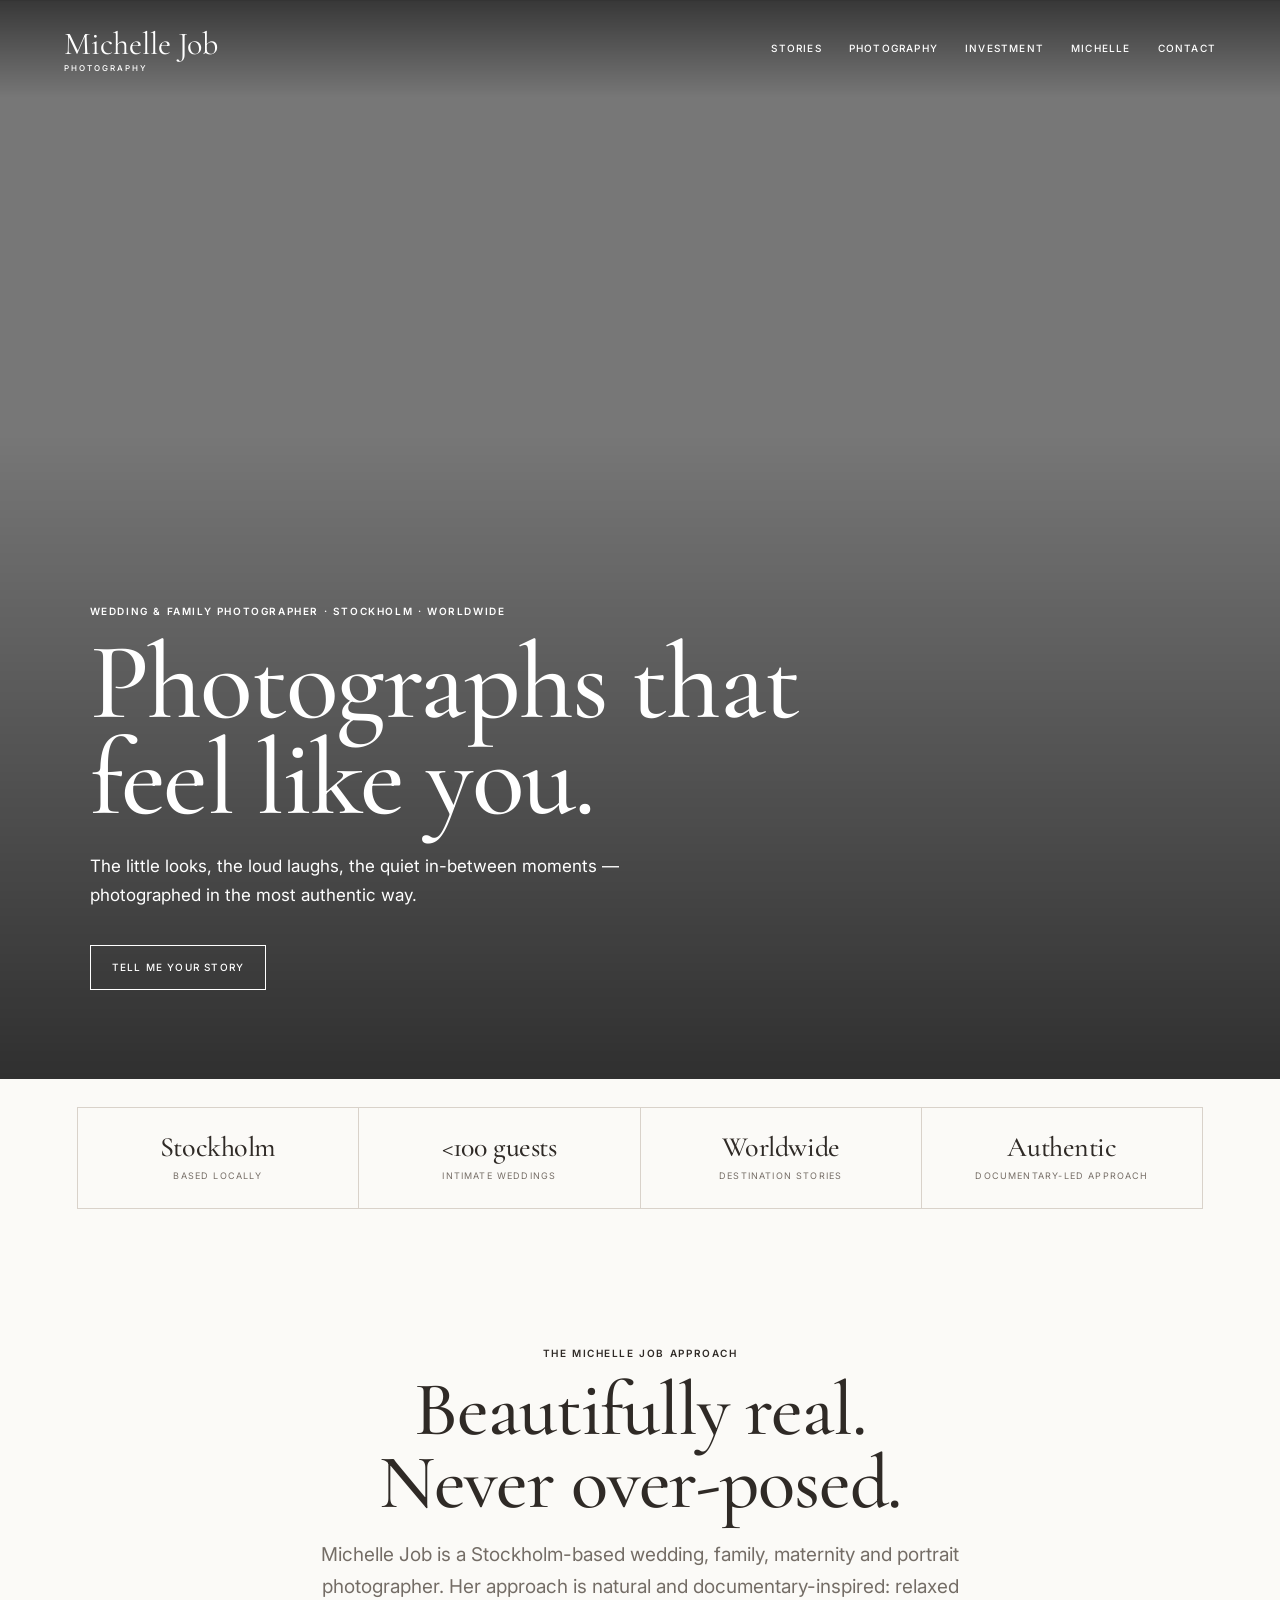
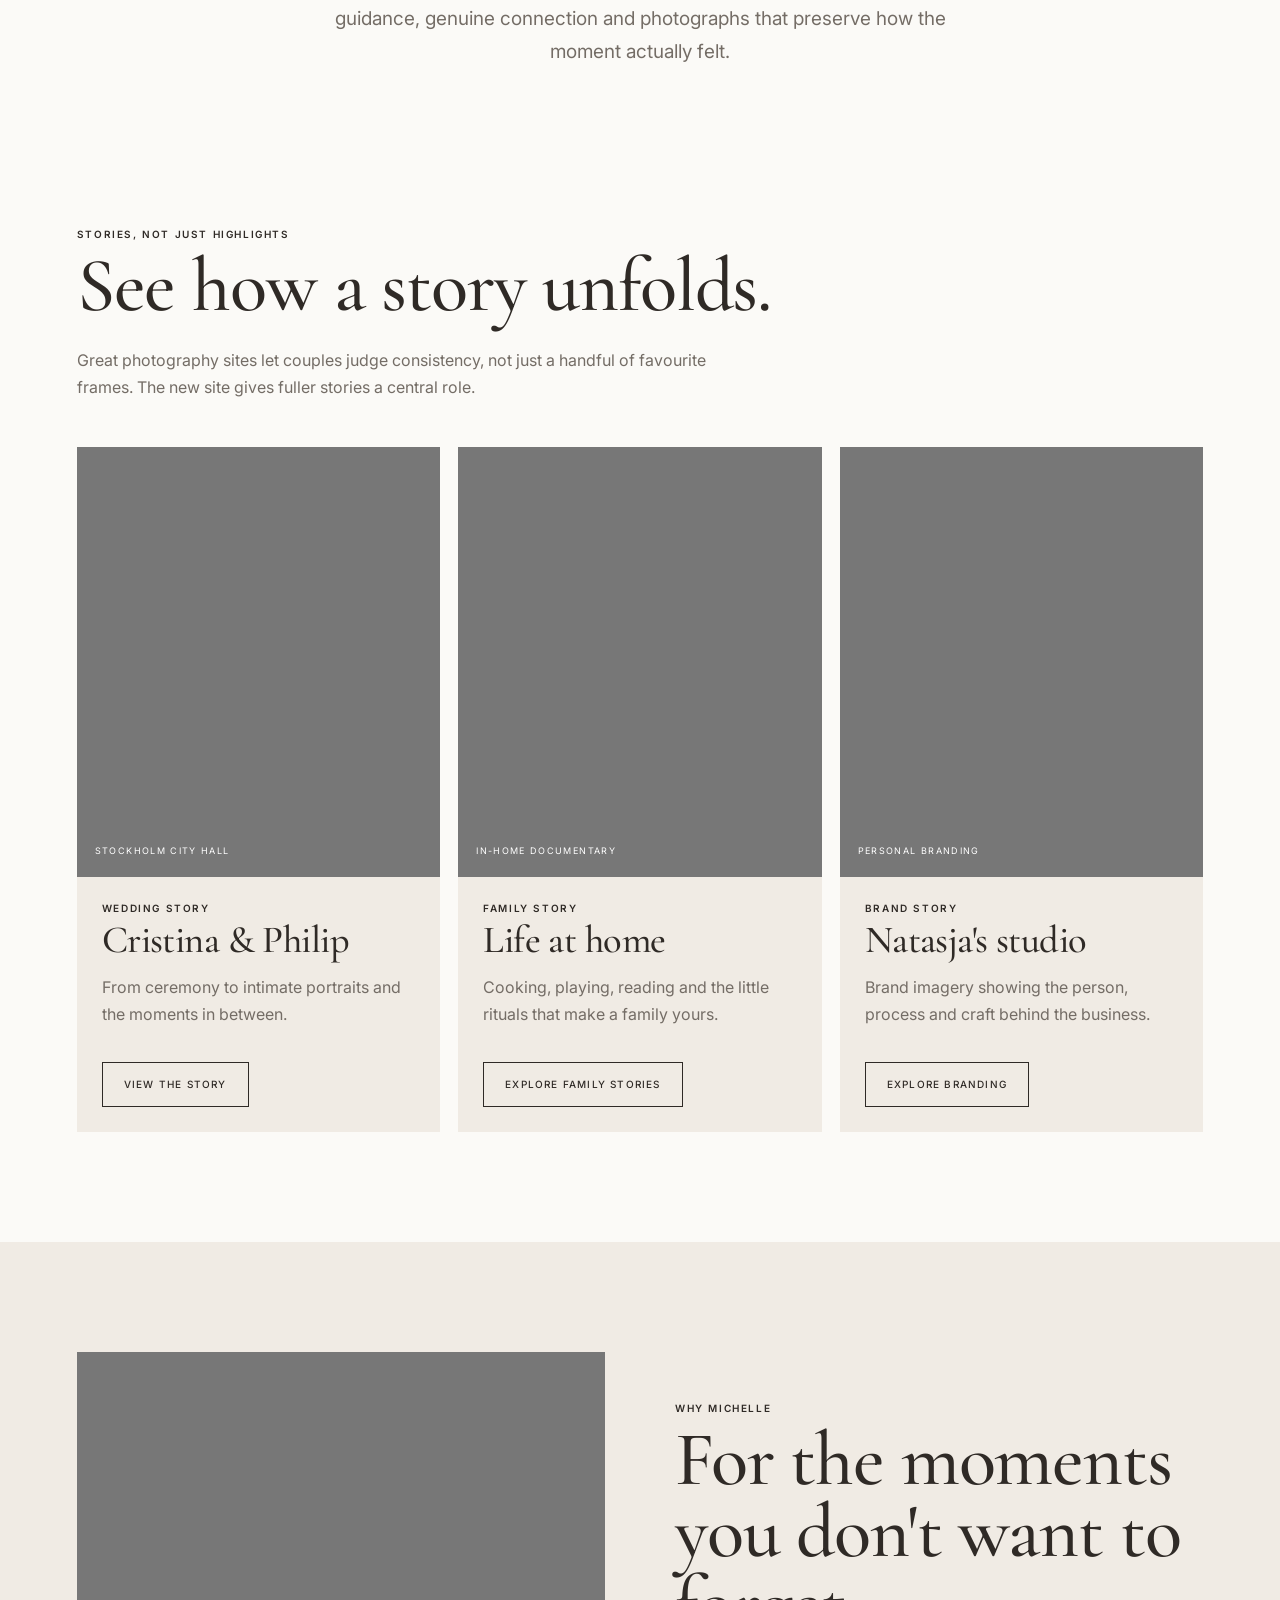
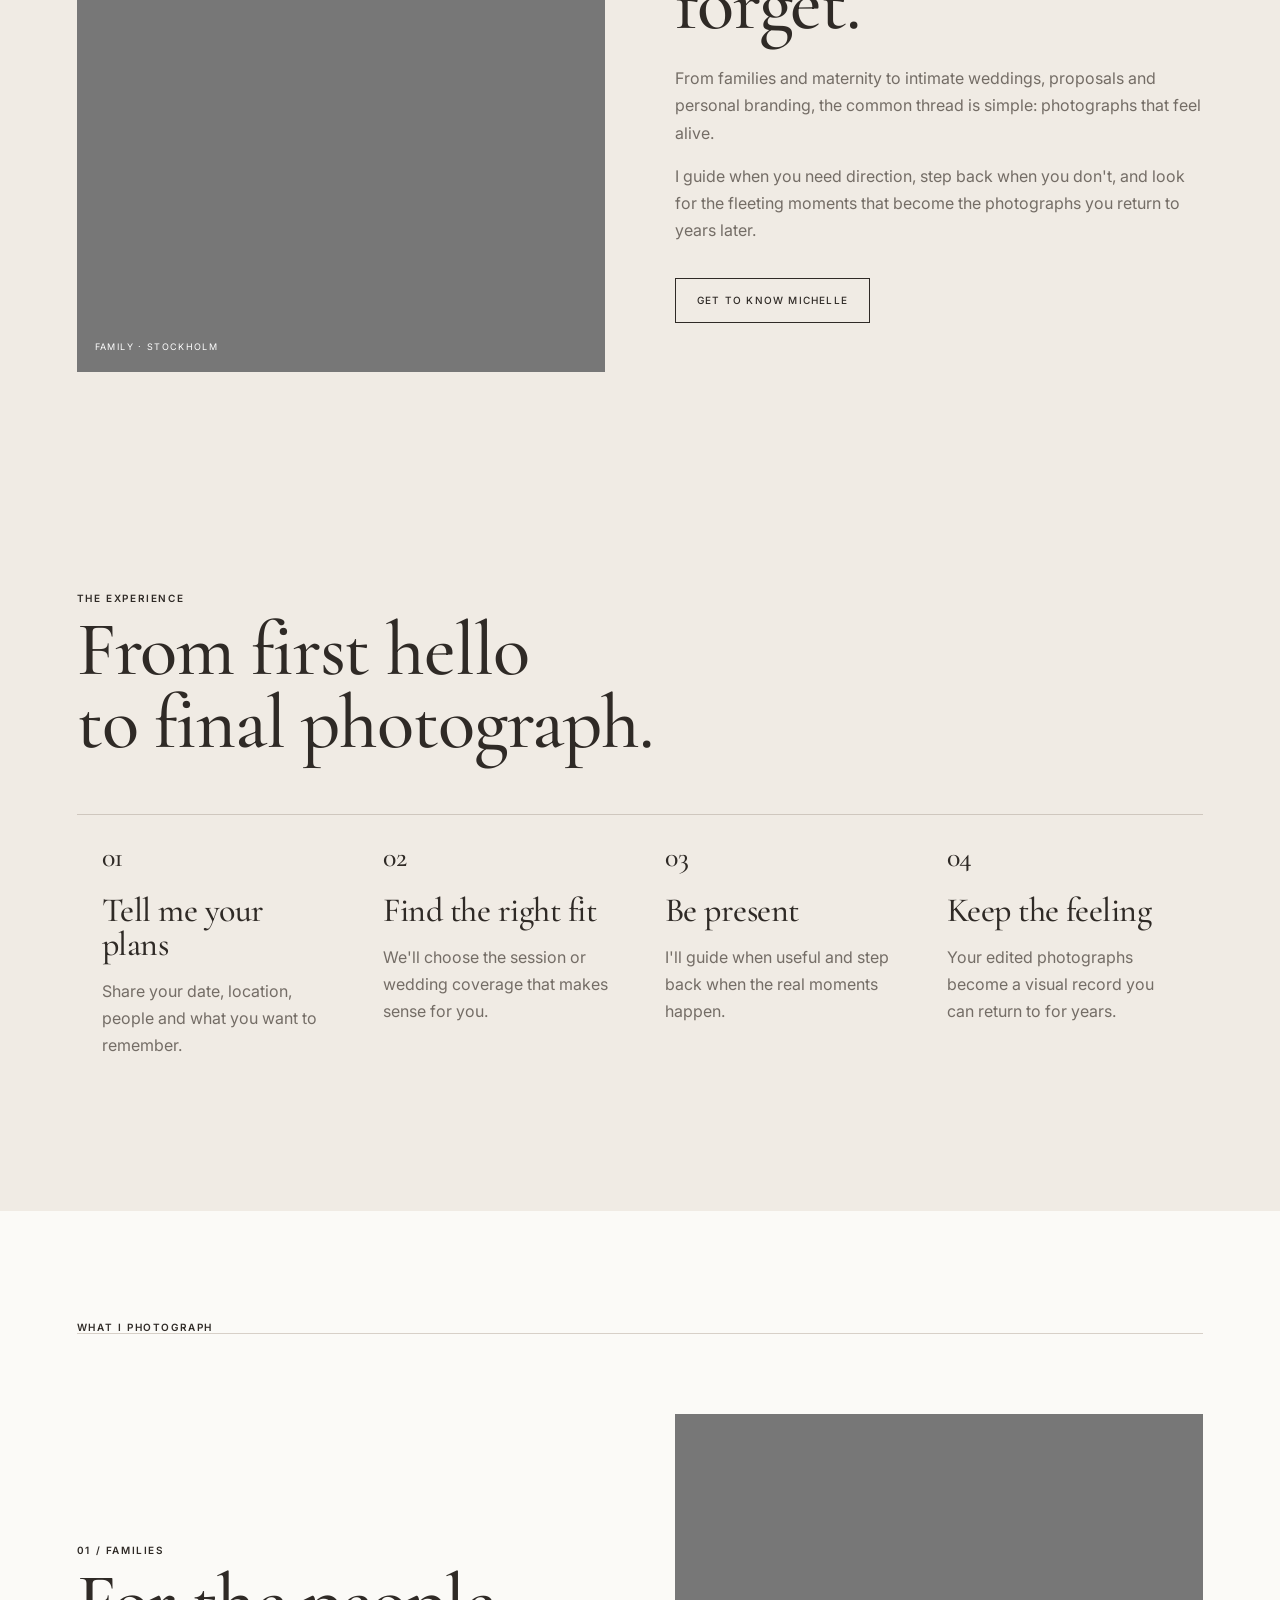
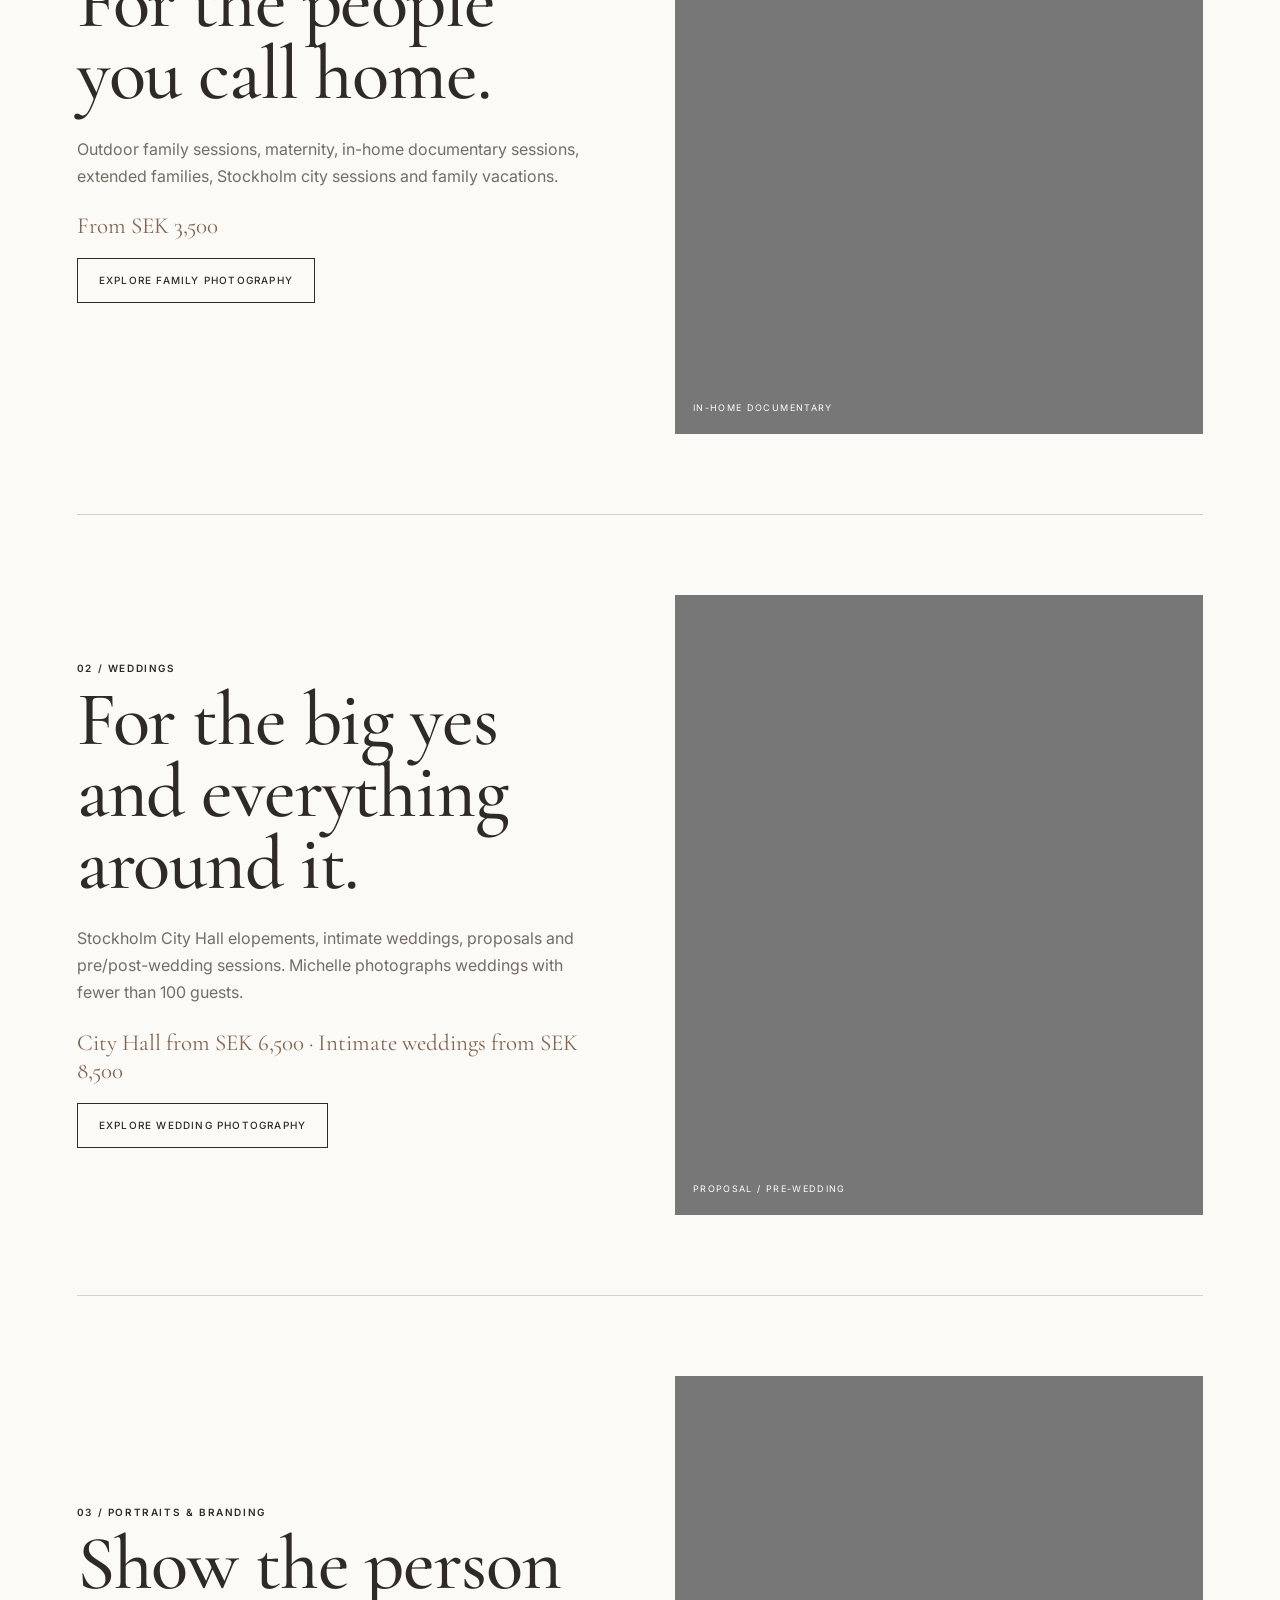
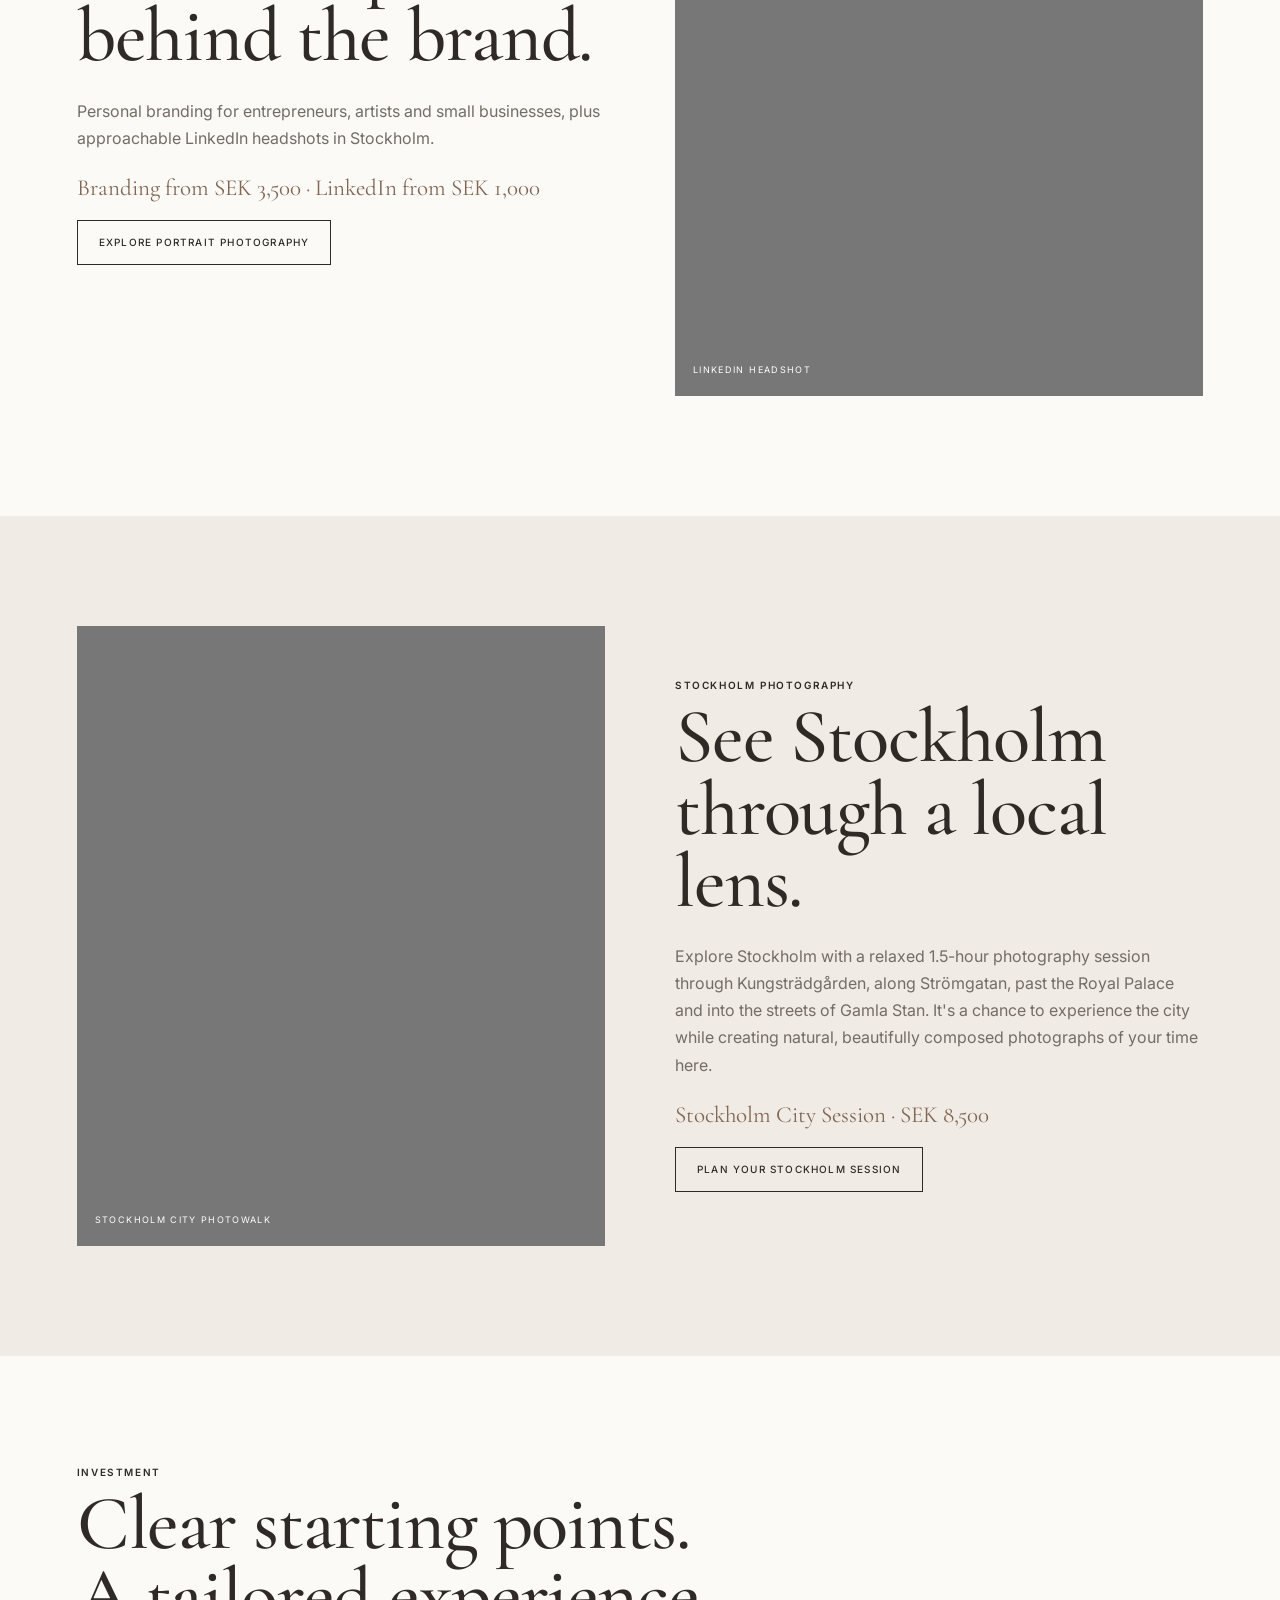
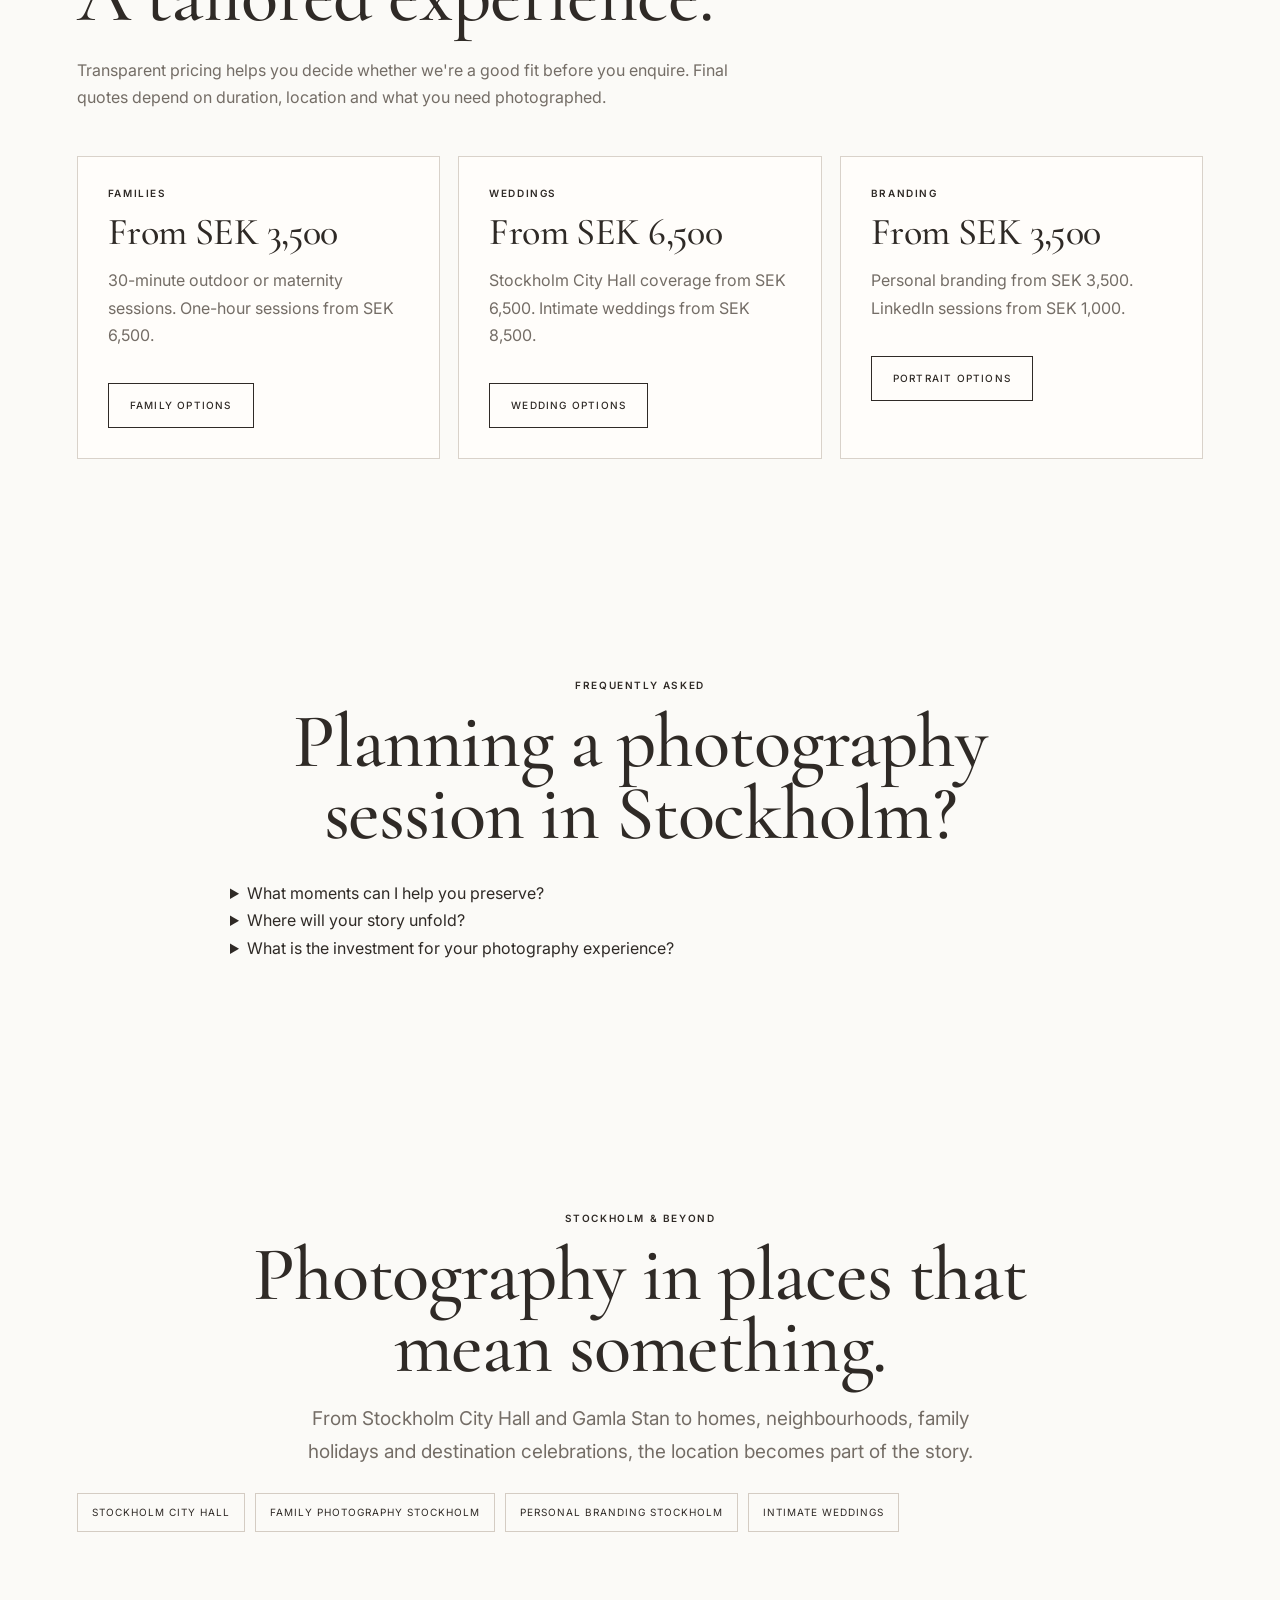
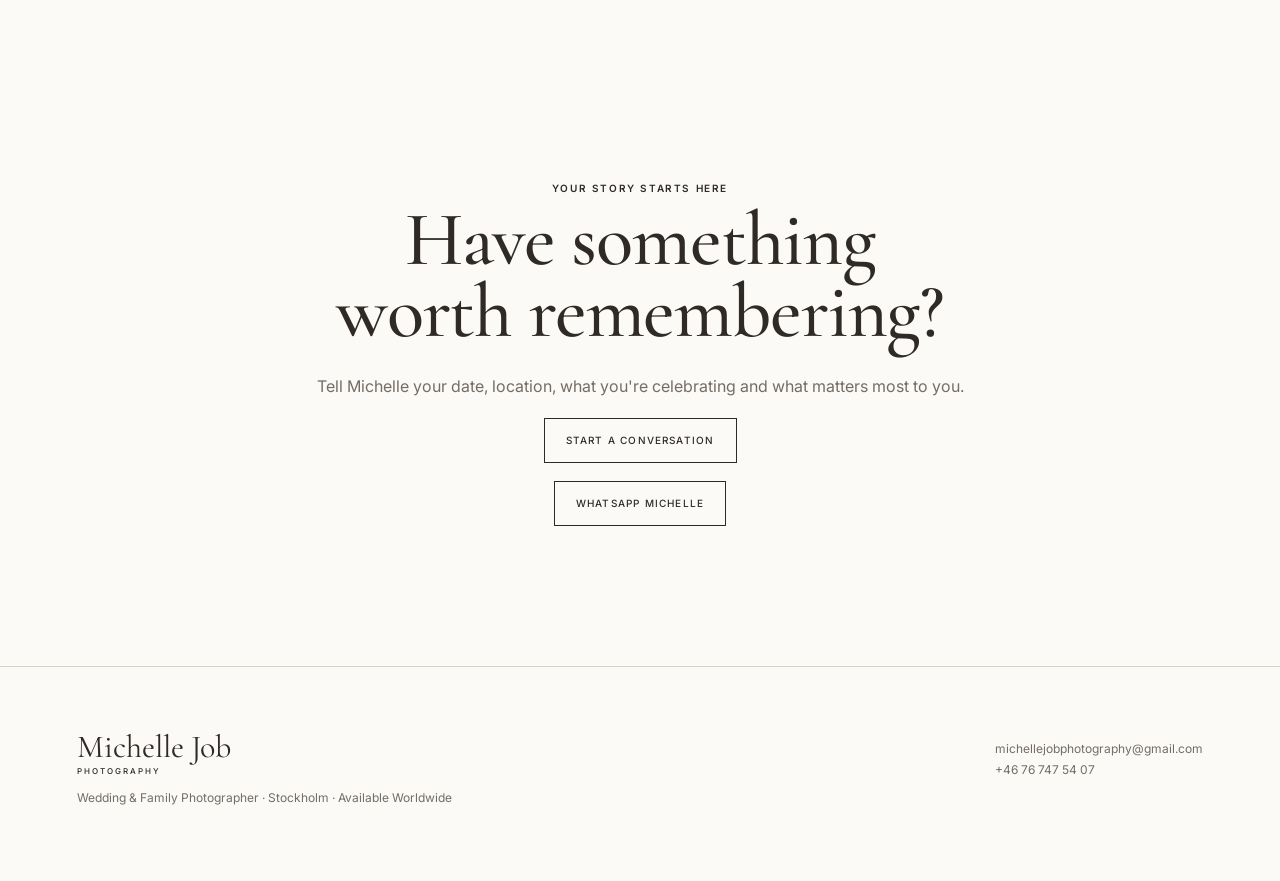
<file: index.html>
<!doctype html><html lang="en"><head><meta charset="utf-8"><meta name="viewport" content="width=device-width,initial-scale=1">
<title>Michelle Job Photography | Stockholm Wedding & Family Photographer</title>
<meta name="description" content="Authentic wedding, family, maternity and portrait photography in Stockholm. Available worldwide.">
<link rel="preconnect" href="https://fonts.googleapis.com"><link rel="preconnect" href="https://fonts.gstatic.com" crossorigin><link rel="stylesheet" href="styles.css"><link rel="canonical" href="https://www.michellejobphotography.com/">
<meta property="og:type" content="website">
<meta property="og:url" content="https://www.michellejobphotography.com/">
<meta property="og:site_name" content="Michelle Job Photography">
<meta property="og:title" content="Michelle Job Photography | Stockholm Wedding & Family Photographer">
<meta property="og:description" content="Stockholm wedding, family, maternity and portrait photographer. Intimate weddings, City Hall elopements, family sessions and personal branding photography.">
<meta name="robots" content="index,follow,max-image-preview:large">
<script type="application/ld+json">
{
  "@context":"https://schema.org",
  "@type":"LocalBusiness",
  "@id":"https://www.michellejobphotography.com/#business",
  "name":"Michelle Job Photography",
  "url":"https://www.michellejobphotography.com/",
  "description":"Wedding, family, maternity and portrait photography in Stockholm, Sweden, available worldwide.",
  "telephone":"+46 76 747 54 07",
  "email":"michellejobphotography@gmail.com",
  "areaServed":["Stockholm","Sweden","Worldwide"],
  "sameAs":["https://www.instagram.com/michellejobphotography/"],
  "knowsAbout":["Wedding photography","Family photography","Maternity photography","Stockholm City Hall weddings","Portrait photography","Personal branding photography","LinkedIn headshots"]
}
</script>
</head><body>
<nav><div class="logo">Michelle Job<small>Photography</small></div><div class="links"><a href="#stories">Stories</a><a href="#services">Photography</a><a href="#investment">Investment</a><a href="#about">Michelle</a><a href="#contact">Contact</a></div></nav>
<section class="hero"><div class="hero-bg"></div><div class="hero-copy"><div class="eyebrow">Wedding & Family Photographer · Stockholm · Worldwide</div><h1>Photographs that<br>feel like you.</h1><p>The little looks, the loud laughs, the quiet in-between moments — photographed in the most authentic way.</p><a class="btn" href="#contact">Tell me your story</a></div></section>
<section style="padding:28px 0"><div class="trust-strip"><div><strong>Stockholm</strong><span>Based locally</span></div><div><strong>&lt;100 guests</strong><span>Intimate weddings</span></div><div><strong>Worldwide</strong><span>Destination stories</span></div><div><strong>Authentic</strong><span>Documentary-led approach</span></div></div></section><section class="intro"><div class="eyebrow">The Michelle Job approach</div><h2>Beautifully real.<br>Never over-posed.</h2><p>Michelle Job is a Stockholm-based wedding, family, maternity and portrait photographer. Her approach is natural and documentary-inspired: relaxed guidance, genuine connection and photographs that preserve how the moment actually felt.</p></section>
<section class="stories" id="stories"><div class="eyebrow">Stories, not just highlights</div><h2>See how a story unfolds.</h2><p>Great photography sites let couples judge consistency, not just a handful of favourite frames. The new site gives fuller stories a central role.</p><div class="story-cards">
<div class="story-card"><div class="pic" style="background-image:url('https://images.squarespace-cdn.com/content/v1/5a2d1d4c70a6ad4b1b9c7f2/0a7f2f4b8d7f4a0b9c4d/CristinaPhilip_Wedding_MichelleJobPhotography_LR-440.jpg')"><span>Stockholm City Hall</span></div><div class="story-copy"><div class="eyebrow">Wedding story</div><h3>Cristina & Philip</h3><p>From ceremony to intimate portraits and the moments in between.</p><a class="btn" href="stockholm-city-hall-wedding.html">View the story</a></div></div>
<div class="story-card"><div class="pic" style="background-image:url('https://images.squarespace-cdn.com/content/v1/5a2d1d4c70a6ad4b1b9c7f2/0a7f2f4b8d7f4a0b9c4d/KamanaGautam_MichelleJobPhotography_LR-19.jpg')"><span>In-home Documentary</span></div><div class="story-copy"><div class="eyebrow">Family story</div><h3>Life at home</h3><p>Cooking, playing, reading and the little rituals that make a family yours.</p><a class="btn" href="families.html">Explore family stories</a></div></div>
<div class="story-card"><div class="pic" style="background-image:url('https://images.squarespace-cdn.com/content/v1/5a2d1d4c70a6ad4b1b9c7f2/0a7f2f4b8d7f4a0b9c4d/NatasjaGelderman_MichelleJobPhotography_LR-17.jpg')"><span>Personal Branding</span></div><div class="story-copy"><div class="eyebrow">Brand story</div><h3>Natasja's studio</h3><p>Brand imagery showing the person, process and craft behind the business.</p><a class="btn" href="portraits.html">Explore branding</a></div></div></div></section>
<section class="split cream" id="about"><div class="pic " style="background-image:url(https://images.squarespace-cdn.com/content/v1/5a2d1d4c70a6ad4b1b9c7f2/0a7f2f4b8d7f4a0b9c4d/MichelleAxel_CherryBlossoms2022_HR-35.jpg)"><span>Family · Stockholm</span></div><div><div class="eyebrow">Why Michelle</div><h2>For the moments you don't want to forget.</h2><p>From families and maternity to intimate weddings, proposals and personal branding, the common thread is simple: photographs that feel alive.</p><p>I guide when you need direction, step back when you don't, and look for the fleeting moments that become the photographs you return to years later.</p><a class="btn" href="#contact">Get to know Michelle</a></div></section>
<section class="process"><div class="eyebrow">The experience</div><h2>From first hello<br>to final photograph.</h2><div class="steps"><div class="step"><b>01</b><h3>Tell me your plans</h3><p>Share your date, location, people and what you want to remember.</p></div><div class="step"><b>02</b><h3>Find the right fit</h3><p>We'll choose the session or wedding coverage that makes sense for you.</p></div><div class="step"><b>03</b><h3>Be present</h3><p>I'll guide when useful and step back when the real moments happen.</p></div><div class="step"><b>04</b><h3>Keep the feeling</h3><p>Your edited photographs become a visual record you can return to for years.</p></div></div></section><section class="services" id="services"><div class="eyebrow">What I photograph</div>
<div class="service"><div><div class="eyebrow">01 / Families</div><h2>For the people<br>you call home.</h2><p>Outdoor family sessions, maternity, in-home documentary sessions, extended families, Stockholm city sessions and family vacations.</p><div class="price">From SEK 3,500</div><a class="btn" href="#contact">Explore family photography</a></div><div class="pic " style="background-image:url(https://images.squarespace-cdn.com/content/v1/5a2d1d4c70a6ad4b1b9c7f2/0a7f2f4b8d7f4a0b9c4d/KamanaGautam_MichelleJobPhotography_LR-19.jpg)"><span>In-home Documentary</span></div></div>
<div class="service"><div><div class="eyebrow">02 / Weddings</div><h2>For the big yes<br>and everything around it.</h2><p>Stockholm City Hall elopements, intimate weddings, proposals and pre/post-wedding sessions. Michelle photographs weddings with fewer than 100 guests.</p><div class="price">City Hall from SEK 6,500 · Intimate weddings from SEK 8,500</div><a class="btn" href="#contact">Explore wedding photography</a></div><div class="pic " style="background-image:url(https://images.squarespace-cdn.com/content/v1/5a2d1d4c70a6ad4b1b9c7f2/0a7f2f4b8d7f4a0b9c4d/Michelle_Axel_Prewedding-39.jpg)"><span>Proposal / Pre-Wedding</span></div></div>
<div class="service"><div><div class="eyebrow">03 / Portraits & Branding</div><h2>Show the person<br>behind the brand.</h2><p>Personal branding for entrepreneurs, artists and small businesses, plus approachable LinkedIn headshots in Stockholm.</p><div class="price">Branding from SEK 3,500 · LinkedIn from SEK 1,000</div><a class="btn" href="#contact">Explore portrait photography</a></div><div class="pic " style="background-image:url(https://images.squarespace-cdn.com/content/v1/5a2d1d4c70a6ad4b1b9c7f2/0a7f2f4b8d7f4a0b9c4d/Ranu_MichelleJobPhotography_LR-14.jpg)"><span>LinkedIn Headshot</span></div></div></section>
<section class="split dark"><div class="pic " style="background-image:url(https://images.squarespace-cdn.com/content/v1/5a2d1d4c70a6ad4b1b9c7f2/0a7f2f4b8d7f4a0b9c4d/KateSkrable_MichelleJobPhotography_HR-77.jpg)"><span>Stockholm City Photowalk</span></div><div><div class="eyebrow">Stockholm photography</div><h2>See Stockholm through a local lens.</h2><p>Explore Stockholm with a relaxed 1.5-hour photography session through Kungsträdgården, along Strömgatan, past the Royal Palace and into the streets of Gamla Stan. It's a chance to experience the city while creating natural, beautifully composed photographs of your time here.</p><div class="price">Stockholm City Session · SEK 8,500</div><a class="btn" href="#contact">Plan your Stockholm session</a></div></section>
<section id="investment"><div class="eyebrow">Investment</div><h2>Clear starting points.<br>A tailored experience.</h2><p>Transparent pricing helps you decide whether we're a good fit before you enquire. Final quotes depend on duration, location and what you need photographed.</p><div class="invest-grid"><div class="invest-card"><div class="eyebrow">Families</div><div class="amount">From SEK 3,500</div><p>30-minute outdoor or maternity sessions. One-hour sessions from SEK 6,500.</p><a class="btn" href="families.html">Family options</a></div><div class="invest-card"><div class="eyebrow">Weddings</div><div class="amount">From SEK 6,500</div><p>Stockholm City Hall coverage from SEK 6,500. Intimate weddings from SEK 8,500.</p><a class="btn" href="weddings.html">Wedding options</a></div><div class="invest-card"><div class="eyebrow">Branding</div><div class="amount">From SEK 3,500</div><p>Personal branding from SEK 3,500. LinkedIn sessions from SEK 1,000.</p><a class="btn" href="portraits.html">Portrait options</a></div></div></section><section class="intro" aria-labelledby="faq-title"><div class="eyebrow">Frequently asked</div><h2 id="faq-title">Planning a photography session in Stockholm?</h2>
<div style="max-width:820px;margin:30px auto;text-align:left">
<details><summary>What moments can I help you preserve?</summary><p>For weddings, families, maternity, proposals, portraits and personal branding — each experience is shaped around the people, place and story that matter to you.</p></details>
<details><summary>Where will your story unfold?</summary><p>From Stockholm City Hall and Gamla Stan to your home, neighbourhood or a destination that means something to you. Michelle photographs throughout Stockholm and Sweden, and is available worldwide.</p></details>
<details><summary>What is the investment for your photography experience?</summary><p>Explore the sessions and collections available, with pricing designed to make choosing the right photography experience simple. Family sessions start at SEK 3,500, City Hall weddings from SEK 6,500, intimate weddings from SEK 8,500, personal branding from SEK 3,500 and LinkedIn sessions from SEK 1,000.</p></details>
</div></section><section class="intro"><div class="eyebrow">Stockholm & beyond</div><h2>Photography in places that mean something.</h2><p>From Stockholm City Hall and Gamla Stan to homes, neighbourhoods, family holidays and destination celebrations, the location becomes part of the story.</p><div class="location-links"><a href="stockholm-city-hall-wedding.html">Stockholm City Hall</a><a href="families.html">Family Photography Stockholm</a><a href="portraits.html">Personal Branding Stockholm</a><a href="weddings.html">Intimate Weddings</a></div></section><section class="cta" id="contact"><div class="eyebrow">Your story starts here</div><h2>Have something<br>worth remembering?</h2><p style="margin:0 auto">Tell Michelle your date, location, what you're celebrating and what matters most to you.</p><a class="btn" href="mailto:michellejobphotography@gmail.com">Start a conversation</a><br><a class="btn" href="https://wa.me/46767475407">WhatsApp Michelle</a></section>
<footer><div><div class="logo">Michelle Job<small>Photography</small></div><p>Wedding & Family Photographer · Stockholm · Available Worldwide</p></div><p>michellejobphotography@gmail.com<br>+46 76 747 54 07</p></footer>
<div class="sticky-mobile"><a href="mailto:michellejobphotography@gmail.com">Email</a><a href="#contact">Enquire</a><a href="https://wa.me/46767475407">WhatsApp</a></div></body></html>
</file>
<file: styles.css>
@import url('https://fonts.googleapis.com/css2?family=Cormorant+Garamond:wght@400;500;600&family=Inter:wght@400;500;600&display=swap');
500;600&family=DM+Sans:wght@400;500&display=swap');
*{box-sizing:border-box}body{margin:0;background:#fbfaf7;color:#2f2a26;font-family:'DM Sans',sans-serif}a{text-decoration:none;color:inherit}
nav{position:fixed;z-index:20;top:0;left:0;right:0;padding:24px 5vw;display:flex;justify-content:space-between;align-items:center;color:#fff;background:linear-gradient(#0008,transparent)}
.logo{font:32px 'Cormorant Garamond'}.logo small{display:block;font:9px 'DM Sans';letter-spacing:.2em;text-transform:uppercase}.links{display:flex;gap:27px;font-size:10px;letter-spacing:.15em;text-transform:uppercase}
.hero{height:100vh;min-height:700px;position:relative;display:flex;align-items:flex-end;padding:7vw;color:white;background:#777;overflow:hidden}.hero-bg{position:absolute;inset:0;background-position:center;background-size:cover;background-image:linear-gradient(0deg,#0009,transparent 60%),url('https://images.squarespace-cdn.com/content/v1/5a2d1d4c70a6ad4b1b9c7f2b/0a7f2f4b8d7f4a0b9c4d/MichelleAxel_CherryBlossoms2022_HR-150.jpg')}.hero-copy{position:relative;z-index:2;max-width:900px}
.eyebrow{font-size:10px;letter-spacing:.22em;text-transform:uppercase}h1,h2,h3{font-family: 'Inter', sans-serif;font-weight:400;line-height:.9}h1{font-size:clamp(65px,9vw,135px);margin:18px 0 25px}h2{font-size:clamp(52px,6vw,85px);margin:10px 0 25px}p{line-height:1.7;color:#746d66;max-width:680px}.hero p{color:#fff;font-size:17px;max-width:600px}.btn{display:inline-block;border:1px solid currentColor;padding:13px 21px;margin-top:18px;font-size:10px;text-transform:uppercase;letter-spacing:.14em}
section{padding:110px 6vw}.intro{text-align:center}.intro p{margin:20px auto;font-size:19px}.intro h2{max-width:900px;margin:15px auto}.stories{padding-top:30px}.masonry{display:grid;grid-template-columns:1.1fr .9fr;gap:15px;margin-top:45px}.pic{background:#777 center/cover no-repeat;min-height:650px;position:relative}.pic.small{min-height:315px}.pic span{position:absolute;bottom:18px;left:18px;color:#fff;font-size:9px;text-transform:uppercase;letter-spacing:.15em}
.split{display:grid;grid-template-columns:1fr 1fr;gap:70px;align-items:center}.split .pic{min-height:620px}.cream{background:#f0ebe4}.dark{background:#f0ebe4;color:#2f2a26}.dark p{color:#746d66}.services{padding-bottom:40px}.service{display:grid;grid-template-columns:1fr 1fr;gap:70px;align-items:center;padding:80px 0;border-top:1px solid #d7d0c8}.service .pic{min-height:620px}.price{font:23px 'Cormorant Garamond';color:#806653;margin-top:22px}.cta{text-align:center;padding:140px 8vw}footer{padding:60px 6vw;display:flex;justify-content:space-between;border-top:1px solid #d7d0c8}footer p{font-size:12px}
@media(max-width:760px){.links{display:none}nav{padding:20px}section{padding:80px 20px}.hero{padding:28px;min-height:750px}.masonry,.split,.service{grid-template-columns:1fr;gap:25px}.pic,.split .pic,.service .pic{min-height:470px}footer{display:block}}

.trust-strip{display:grid;grid-template-columns:repeat(4,1fr);gap:1px;background:#d9d2ca;border:1px solid #d9d2ca;margin:0 6vw}.trust-strip div{background:#fbfaf7;padding:25px;text-align:center}.trust-strip strong{display:block;font:24px 'Cormorant Garamond';font-weight:500}.trust-strip span{display:block;font-size:9px;letter-spacing:.13em;text-transform:uppercase;margin-top:7px;color:#766e67}
.story-cards{display:grid;grid-template-columns:repeat(3,1fr);gap:18px;margin-top:45px}.story-card{background:#f0ebe4}.story-card .pic{min-height:430px}.story-card .story-copy{padding:25px}.story-card h3{font-size:38px;margin:8px 0}
.process{background:#f0ebe4}.steps{display:grid;grid-template-columns:repeat(4,1fr);gap:0;margin-top:55px}.step{padding:25px;border-top:1px solid #cfc7be}.step b{font:26px 'Cormorant Garamond';font-weight:500}.step h3{font-size:31px;margin:20px 0 10px}
.invest-grid{display:grid;grid-template-columns:repeat(3,1fr);gap:18px;margin-top:45px}.invest-card{border:1px solid #d9d2ca;padding:30px;background:#fffdfa}.invest-card .amount{font:34px 'Cormorant Garamond';margin:14px 0}
.location-links{display:flex;flex-wrap:wrap;gap:10px;margin-top:25px}.location-links a{border:1px solid #d4ccc3;padding:10px 14px;font-size:10px;letter-spacing:.1em;text-transform:uppercase}.sticky-mobile{display:none}
@media(max-width:760px){.trust-strip{grid-template-columns:1fr 1fr;margin:0 20px}.story-cards,.invest-grid{grid-template-columns:1fr}.steps{grid-template-columns:1fr 1fr}.sticky-mobile{display:block;position:fixed;z-index:30;bottom:0;left:0;right:0;background:#2f2a26;color:#fff;text-align:center;padding:14px;font-size:10px;letter-spacing:.12em;text-transform:uppercase}.sticky-mobile a{margin:0 12px}}

/* =========================================================
   MICHELLE JOB PHOTOGRAPHY — TYPOGRAPHY SYSTEM V3
   Editorial display + restrained modern sans
   ========================================================= */
:root{
  --font-display:'Cormorant Garamond', Georgia, serif;
  --font-body:'Inter', Arial, sans-serif;
  --text:#2f2a26;
  --muted:#746d66;
}

html{font-family:var(--font-body);-webkit-font-smoothing:antialiased;text-rendering:optimizeLegibility}
body{font-family:var(--font-body);color:var(--text);font-size:16px;line-height:1.7}
h1,h2,h3,h4,h5,h6,
.logo a,
.story-card h3,
.invest-card .amount,
.trust-strip strong,
.step b{
  font-family:var(--font-display);
  font-weight:500;
  letter-spacing:-.015em;
}
h1{font-size:clamp(64px,8.5vw,126px);line-height:.88}
h2{font-size:clamp(48px,6vw,86px);line-height:.94}
h3{font-size:clamp(30px,3.2vw,46px);line-height:1}
p{font-family:var(--font-body);font-weight:400}
nav,.links,.btn,.eyebrow,.story-card .pic span,
.trust-strip span,.location-links a,.sticky-mobile{
  font-family:var(--font-body);
}
.eyebrow{
  font-size:10px;
  line-height:1.2;
  font-weight:600;
  letter-spacing:.16em;
  text-transform:uppercase;
}
.links a,.btn{
  font-size:10px;
  font-weight:500;
  letter-spacing:.12em;
  text-transform:uppercase;
}
.logo a{
  font-size:31px;
  line-height:.8;
}
.logo small{
  font-family:var(--font-body);
  font-size:8px;
  font-weight:500;
  letter-spacing:.25em;
  text-transform:uppercase;
}
.story-card h3{font-size:clamp(34px,3vw,45px);line-height:.95}
.invest-card .amount{font-size:38px;line-height:1}
.trust-strip strong{font-size:28px;line-height:1}
.step b{font-size:28px}
.step h3{font-family:var(--font-display);font-size:34px;line-height:1}
.lead{font-family:var(--font-body);font-size:clamp(17px,1.5vw,20px);line-height:1.65}
@media(max-width:760px){
  h1{font-size:clamp(54px,15vw,78px);line-height:.9}
  h2{font-size:clamp(43px,12vw,62px);line-height:.95}
  h3{font-size:34px}
  .logo a{font-size:27px}
  .lead{font-size:16px;line-height:1.65}
}
</file>
